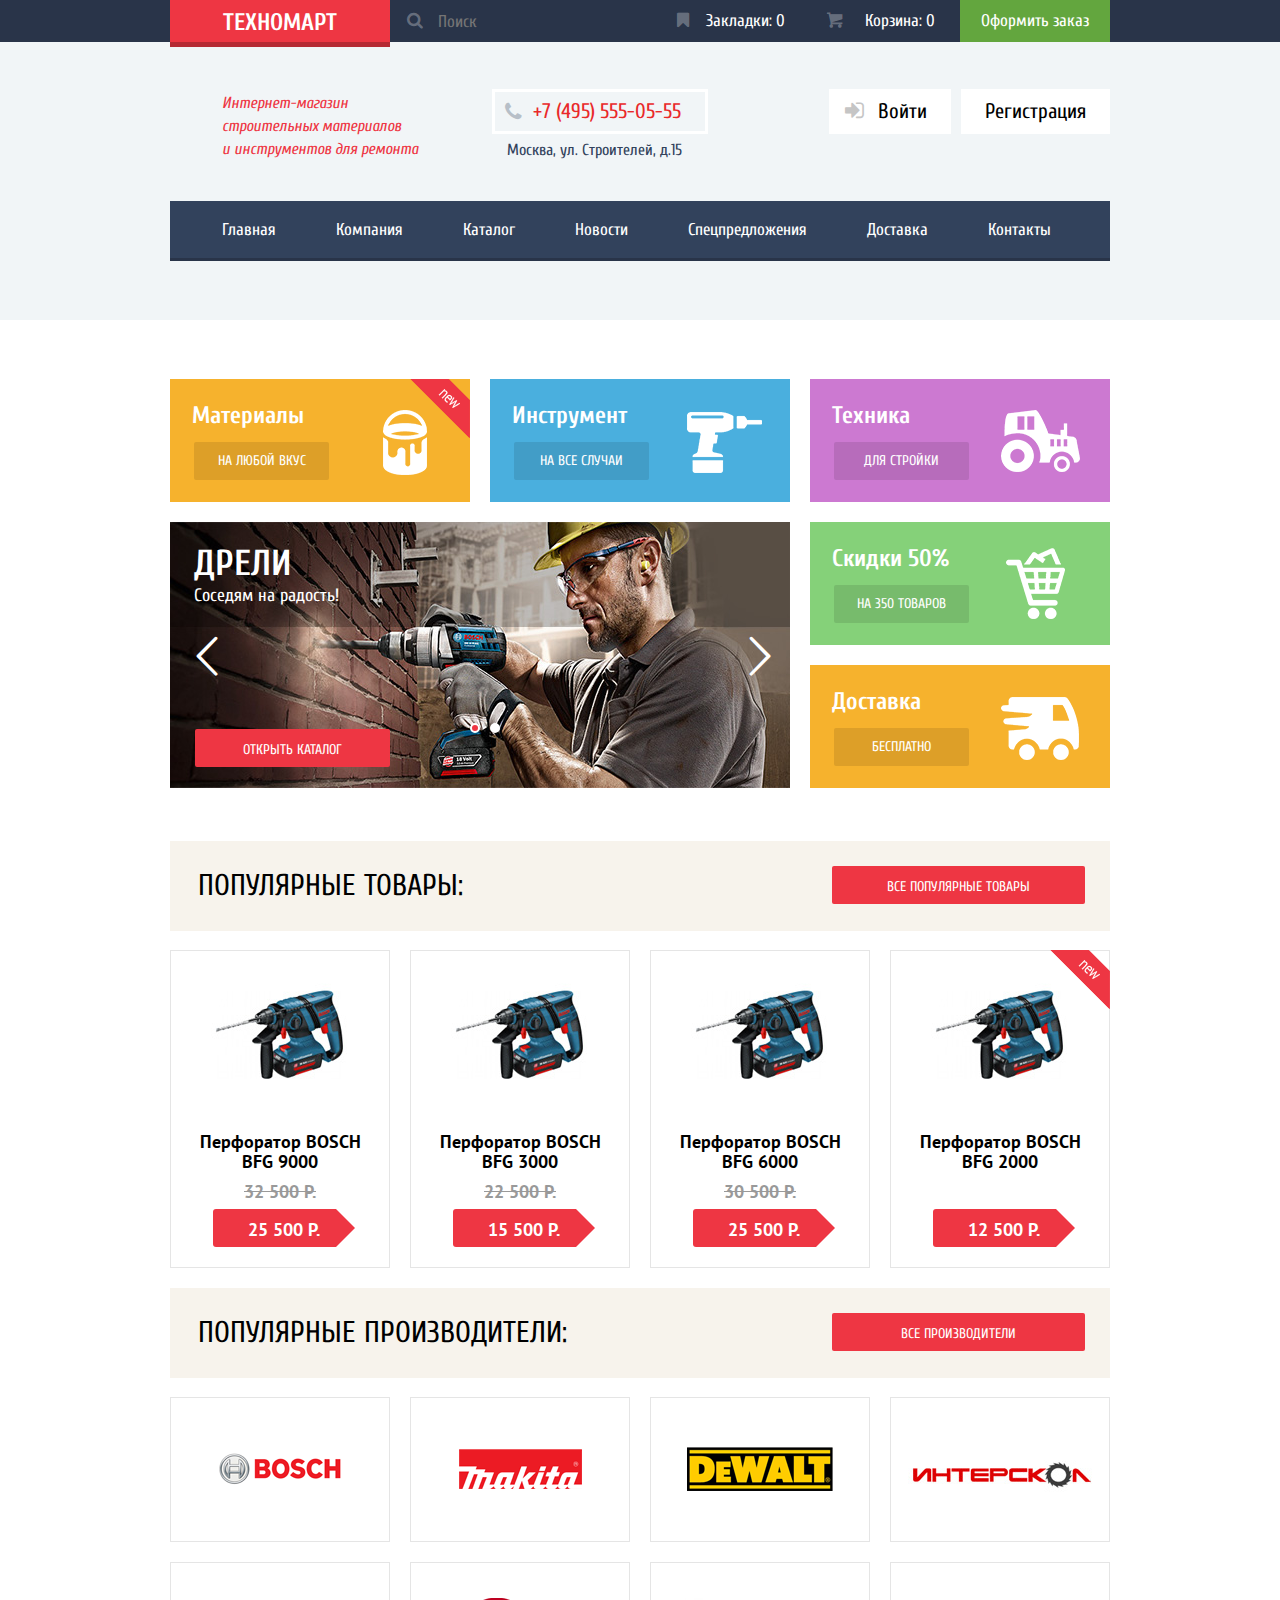
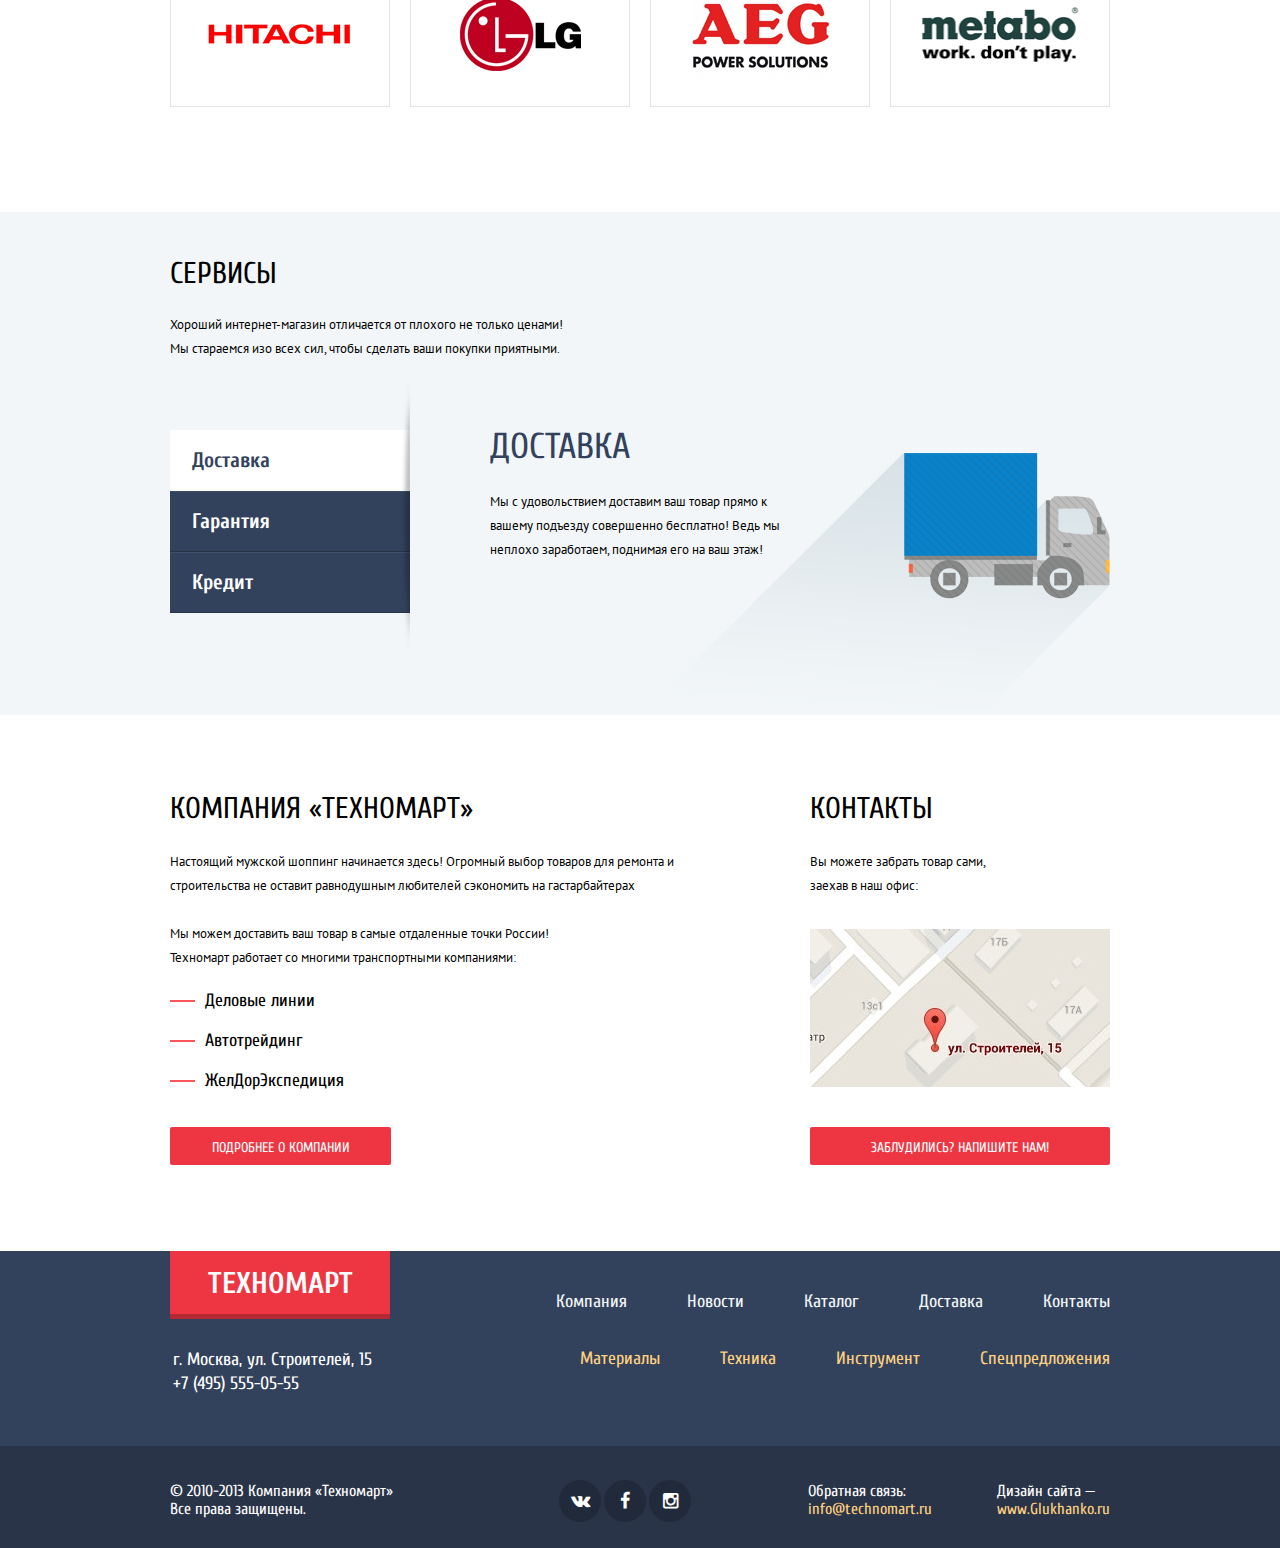
<file: index.html>
<!DOCTYPE html>
<html>
    <head>
        <meta charset="utf-8">
        <title>Техномарт</title>
        <link href='http://fonts.googleapis.com/css?family=PT+Sans:400,700&subset=latin,cyrillic-ext,cyrillic' rel='stylesheet' type='text/css'>
        <link href='http://fonts.googleapis.com/css?family=Cuprum:400,700&subset=cyrillic,latin' rel='stylesheet' type='text/css'>
        <link rel="stylesheet" href="css/style.css">
    </head>
    <body>
        <header class="main-header">
            <div class="header-top">
                <div class="container clearfix">
                    <div class="header-logo">
                        <a href="index.html">Техномарт</a>
                    </div>
                    <form class="header-search" action="/search" method="get">
                        <input class="header-search-text" type="text" name="q" placeholder="Поиск">
                        <!-- search не поддается стилизации в Safari -->
                        <i class="icon-search"></i>
                        <input type="submit">
                    </form>
                    <a href="#" class="header-wishlist">Закладки: 0</a>
                    <a href="#" class="header-cart">Корзина: 0</a>
                    <a href="#" class="header-checkout">Оформить заказ</a>
                </div>
            </div>
            <div class="header-info">
                <div class="container clearfix">
                    <div class="description-block">
                        Интернет-магазин<br>
                        строительных материалов<br>
                        и инструментов для ремонта
                    </div>
                    <div class="address-block">
                        <div class="phone">+7 (495) 555-05-55</div>
                        <div class="address">Москва, ул. Строителей, д.15</div>
                    </div>
                    <div class="user-block">
                        <a href="#" class="btn btn-login">Войти</a>
                        <a href="#" class="btn btn-register">Регистрация</a>
                    </div>
                </div>
            </div>
            <div class="container clearfix">
                <nav class="main-menu">
                    <ul>
                        <li><a href="index.html">Главная</a></li>
                        <li><a href="#">Компания</a></li>
                        <li><a href="catalog.html">Каталог</a></li>
                        <li><a href="#">Новости</a></li>
                        <li><a href="#">Спецпредложения</a></li>
                        <li><a href="#">Доставка</a></li>
                        <li><a href="#">Контакты</a></li>
                    </ul>
                </nav>
            </div>
        </header>
        <main class="index-content">
            <section class="promo-blocks">
                <div class="container clearfix">
                    <div class="promo-block promo-block-materials new">
                        <div class="flag flag-new">New</div>
                        <div class="promo-block-heading">
                            Материалы
                        </div>
                        <a class="btn promo-block-btn" href="#">
                            На любой вкус
                        </a>
                    </div>
                    <div class="promo-block promo-block-instrument new">
                        <div class="promo-block-heading">
                            Инструмент
                        </div>
                        <a class="btn promo-block-btn" href="#">
                            На все случаи
                        </a>
                    </div>
                    <div class="promo-block promo-block-tech">
                        <div class="promo-block-heading">
                            Техника
                        </div>
                        <a class="btn promo-block-btn" href="#">
                            Для стройки
                        </a>
                    </div>
                    <div class="promo-slider">
                        <a class="slider-control slider-control-prev"></a>
                        <a class="slider-control slider-control-next"></a>

                        <input type="radio" id="tgl-1" class="tgl-1" name="sld-toggle" checked>
                        <input type="radio" id="tgl-2" class="tgl-2" name="sld-toggle">
                        <div class="slider-toggles">
                            <!-- <div class="slider-toggle active"></div>
                            <div class="slider-toggle"></div> -->
                            <label for="tgl-1" class="slider-toggle"></label>
                            <label for="tgl-2" class="slider-toggle"></label>
                        </div>
                        <div class="promo-slider-wrapper">
                            <div class="promo-slider-item">
                                <img src="img/img-slider-1.jpg" height="266" width="620" alt="Чувак с дрелью">
                                <div class="promo-slider-caption">
                                    <div class="promo-heading">Дрели</div>
                                    <div class="promo-description">Соседям на радость!</div>
                                </div>
                            </div>
                            <div class="promo-slider-item">
                                <img src="img/img-slider-2.jpg" height="266" width="620" alt="Чувак с перфоратором">
                                <div class="promo-slider-caption">
                                    <div class="promo-heading">Перфораторы</div>
                                    <div class="promo-description">Настоящие мужские игрушки</div>
                                </div>
                            </div>
                        </div>
                        <!-- Controls -->
                        <a href="#" class="btn btn-nav">Открыть каталог</a>
                        
                    </div>
                    <div class="promo-block promo-block-sales">
                        <div class="promo-block-heading">
                            Скидки 50%
                        </div>
                        <a class="btn promo-block-btn" href="#">
                            На 350 товаров
                        </a>
                    </div>
                    <div class="promo-block promo-block-delivery">
                        <div class="promo-block-heading">
                            Доставка
                        </div>
                        <a class="btn promo-block-btn" href="#">
                            Бесплатно
                        </a>
                    </div>
                </div>
            </section>
            <section class="popular-section">
                <div class="container clearfix">
                    <div class="popular-section-heading">
                        <h2 class="popular-section-name">Популярные товары:</h2>
                        <a href="#" class="btn btn-nav">Все популярные товары</a>
                    </div>
                    <div class="popular-section-box">
                        <div class="catalog-item">
                            <div class="catalog-item-actions">
                                <a href="#" class="btn-buy js-addtocart">Купить</a>
                                <a href="#" class="bookmark">В закладки</a>
                            </div>
                            <div class="catalog-item-image">
                                <img width="218" height="168" src="img/img-catalog-item-1.jpg" alt="Перфоратор">
                            </div>
                            <div class="catalog-item-title">Перфоратор BOSCH BFG 9000</div>
                            <div class="catalog-item-discount">32 500 р.</div>
                            <div class="catalog-item-price">25 500 р.</div>
                        </div>
                        <div class="catalog-item">
                            <div class="catalog-item-actions">
                                <a href="#" class="btn-buy js-addtocart">Купить</a>
                                <a href="#" class="bookmark">В закладки</a>
                            </div>
                            <div class="catalog-item-image">
                                <img width="218" height="168" src="img/img-catalog-item-1.jpg" alt="Перфоратор">
                            </div>
                            <div class="catalog-item-title">Перфоратор BOSCH BFG 3000</div>
                            <div class="catalog-item-discount">22 500 р.</div>
                            <div class="catalog-item-price">15 500 р.</div>
                        </div>
                        <div class="catalog-item">
                            <div class="catalog-item-actions">
                                <a href="#" class="btn-buy js-addtocart">Купить</a>
                                <a href="#" class="bookmark">В закладки</a>
                            </div>
                            <div class="catalog-item-image">
                                <img width="218" height="168" src="img/img-catalog-item-1.jpg" alt="Перфоратор">
                            </div>
                            <div class="catalog-item-title">Перфоратор BOSCH BFG 6000</div>
                            <div class="catalog-item-discount">30 500 р.</div>
                            <div class="catalog-item-price">25 500 р.</div>
                        </div>
                        <div class="catalog-item">
                            <div class="flag flag-new">новинка</div>
                            <div class="catalog-item-actions">
                                <a href="#" class="btn-buy js-addtocart">Купить</a>
                                <a href="#" class="bookmark">В закладки</a>
                            </div>
                            <div class="catalog-item-image">
                                <img width="218" height="168" src="img/img-catalog-item-1.jpg" alt="Перфоратор">
                            </div>
                            <div class="catalog-item-title">Перфоратор BOSCH BFG 2000</div>
                            <div class="catalog-item-discount"></div>
                            <div class="catalog-item-price">12 500 р.</div>
                        </div>
                    </div>            
                </div>
            </section>
            <section class="popular-section">
                <div class="container clearfix">
                    <div class="popular-section-heading">
                        <h2 class="popular-section-name">Популярные производители:</h2>
                        <a href="#" class="btn btn-nav">Все производители</a>
                    </div>
                    <div class="popular-section-box">
                        <a class="popular-item-manufacturer" href="#">
                            <img src="img/img-man-bosch.png" width="126" height="37" alt="Bosch">
                        </a>
                        <a class="popular-item-manufacturer" href="#">
                            <img src="img/img-man-makita.png" width="123" height="40" alt="Makita">
                        </a>
                        <a class="popular-item-manufacturer" href="#">
                            <img src="img/img-man-dewalt.png" width="146" height="44" alt="DeWalt">
                        </a>
                        <a class="popular-item-manufacturer" href="#">
                            <img src="img/img-man-interskol.png" width="200" height="88" alt="Интерскол">
                        </a>
                        <a class="popular-item-manufacturer" href="#">
                            <img src="img/img-man-hitachi.png" width="169" height="31" alt="Hitachi">
                        </a>
                        <a class="popular-item-manufacturer" href="#">
                            <img src="img/img-man-lg.png" width="121" height="73" alt="LG">
                        </a>
                        <a class="popular-item-manufacturer" href="#">
                            <img src="img/img-man-aeg.png" width="151" height="96" alt="AEG Power Solutions">
                        </a>
                        <a class="popular-item-manufacturer" href="#">
                            <img src="img/img-man-metabo.png" width="206" height="69" alt="Metabo">
                        </a>
                    </div>
                </div>
            </section>
        </main>

        <section class="index-services">
            <div class="container clearfix">
                <h2>Сервисы</h2>
                Хороший интернет-магазин отличается от плохого не только ценами!<br>
                Мы стараемся изо всех сил, чтобы сделать ваши покупки приятными.
                <div class="index-services-all">
                    <div class="index-services-list" >
                        <ul>
                            <li><a class="active" href="#tabs-1">Доставка</a></li>
                            <li><a href="#tabs-2">Гарантия</a></li>
                            <li><a href="#tabs-3">Кредит</a></li>
                        </ul>
                    </div>
                    <div class="service-details service-details-delivery active" id="tabs-1"> <!-- фоновый рисунок меняется -->
                        <h3>Доставка</h3>
                        <p>Мы с удовольствием доставим ваш товар прямо
                        к вашему подъезду совершенно бесплатно!
                        Ведь мы неплохо заработаем, 
                        поднимая его на ваш этаж!</p>
                    </div>
                    <div class="service-details service-details-guarantee" id="tabs-2">
                        <h3>Гарантия</h3>
                        <p>Если купленный у нас товар поломается или заискрит, 
                        а также в случае пожара, спровоцированного возгаранием,
                        вы всегда можете быть уверены в нашей гарантии. Мы обменяем
                        сгоревший товар на новый. 
                        Дом уж восстановите как-нибудь сами.</p>
                    </div>
                    <div class="service-details service-details-credit" id="tabs-3">
                        <h3>Кредит</h3>
                        <p>Залезть в долговую яму стало проще!
                        Кредитные консультанты придут вам на помощь.</p>
                        <a class="btn btn-nav">Отправить заявку</a>
                    </div> 
                </div>
            </div>
        </section>
        <section class="company-info">
            <div class="container clearfix">
                <div class="company-info-description">
                    <h2 class="company-info-heading">Компания &laquo;Техномарт&raquo;</h2>
                    <p>Настоящий мужской шоппинг начинается здесь! Огромный выбор товаров для ремонта и<br>
                    строительства не оставит равнодушным любителей сэкономить на гастарбайтерах</p>
                    <p>Мы можем доставить ваш товар в самые отдаленные точки России!<br>
                    Техномарт работает со многими транспортными компаниями:</p>
                    <ul class="transport-companies">
                        <li>Деловые линии</li>
                        <li>Автотрейдинг</li>
                        <li>ЖелДорЭкспедиция</li>
                    </ul>
                    <a href="#" class="btn btn-nav">Подробнее о компании</a>
                </div>
                <div class="company-info-contacts">
                    <h2 class="company-info-heading">Контакты</h2>
                    <p>Вы можете забрать товар сами, <br>
                    заехав в наш офис: </p>
                    <a  class="js-map" href="http://maps.yandex.ru/?um=2O8fyGWRnwKik9E9me6oO64FuQoRZIDW&l=map" target="_blank">
                        <img src="img/img-map.jpg" width="300" height="158" alt="Схема проезда">
                    </a>
                    <!-- Карта в модальном окне работает только при разработке на сервере! -->
                    <a href="/mail" class="btn btn-nav js-email">Заблудились? Напишите нам!</a>
                </div>
            </div>
        </section>
        <footer class="nav-footer">
            <div class="container clearfix">
                <div class="nav-footer-about" itemscope itemtype="http://schema.org/Organization">
                    <div itemprop="name" class="footer-logo">
                        <a href="index.html">Техномарт</a>
                    </div>
                    <div class="footer-contacts">
                        <div itemprop="address" itemscope itemtype="http://schema.org/PostalAddress">
                            <span itemprop="addressLocality">г. Москва</span>, 
                            <span itemprop="streetAddress">ул. Строителей, 15</span>
                        </div>
                        <span itemprop="telephone">+7 (495) 555-05-55</span>
                    </div>
                </div>
                <div class="nav-footer-menu nav-footer-menu-general">
                    <ul>
                        <li><a href="#">Компания</a></li>
                        <li><a href="#">Новости</a></li>
                        <li><a href="#">Каталог</a></li>
                        <li><a href="#">Доставка</a></li>
                        <li><a href="#">Контакты</a></li>
                    </ul>
                </div>
                <div class="nav-footer-menu nav-footer-menu-content">
                    <ul>
                        <li><a href="#">Материалы</a></li>
                        <li><a href="#">Техника</a></li>
                        <li><a href="#">Инструмент</a></li>
                        <li><a href="#">Спецпредложения</a></li>
                    </ul>
                </div>
            </div>
        </footer>
        <footer class="main-footer">
            <div class="container clearfix">
                <div class="footer-copyright">
                    &copy; 2010-2013 Компания &laquo;Техномарт&raquo;<br>
                    Все права защищены.
                </div>
                <div class="footer-social">
                    <a href="#" class="social-btn social-btn-inst"><i class="icon-vk"></i></a>
                    <a href="#" class="social-btn social-btn-fb"><i class="icon-facebook"></i></a>
                    <a href="#" class="social-btn social-btn-vk"><i class="icon-instagramm"></i></a>
                </div>
                <div class="footer-block-link">
                    Дизайн сайта &mdash; <br>
                    <a href="http://www.glukhanko.ru" target="_blank">www.Glukhanko.ru</a>
                </div>
                <div class="footer-block-link">
                    Обратная связь:<br>
                    <a href="mailto:info@technomart.ru">info@technomart.ru</a>
                </div>
            </div>
        </footer>
        <div class="modal-content modal-content-email">
            <div class="modal-content-close" title="Закрыть">Закрыть</div>
            <div class="modal-container">
                <form class="email-form" action="/email" method="post">
                    <label for="ef-name">Ваше имя:
                        <input type="text" placeholder="Представьтесь, пожалуйста" id="ef-name" name="name">
                    </label>
                    <label for="ef-email">Ваш e-mail:
                        <input type="email" placeholder="Для отправки ответа" id="ef-email" name="email">
                    </label>
                    <label for="ef-text">Текст письма:
                        <textarea placeholder="В свободной форме" id="ef-text" name="text"></textarea>
                    </label>
                    <div class="modal-buttons">
                        <button class="btn btn-modal btn-modal-submit" type="submit">Отправить</button>
                        <button class="btn btn-modal btn-modal-cancel">Отмена</button>
                    </div>
                </form>
            </div>
        </div>
        <div class="modal-content modal-content-addtocart">
            <div class="modal-content-close" title="Закрыть">Закрыть</div>
            <div class="modal-container">
                <div class="modal-heading modal-heading-ok">
                    Товар добавлен в корзину!
                </div>
                <div class="modal-buttons">
                    <a href="#" class="btn btn-modal btn-modal-submit">Оформить заказ</a>
                    <a href="#" class="btn btn-modal btn-modal-cancel">Продолжить покупки</a>
                </div>
            </div>
        </div>
        <div class="modal-content modal-content-map">
            <div class="modal-content-close" title="Закрыть">Закрыть</div>
            <div class="modal-container">
                <div class="modal-map" id="map-canvas">
                </div>
            </div>
        </div>
        <script type="text/javascript" charset="utf-8" src="//api-maps.yandex.ru/services/constructor/1.0/js/?sid=efRlDTz8iLdRN8B76v1R4D8xAJc1I_Q7&width=940&height=446&id=map-canvas"></script>
        <script src="js/script.min.js"></script>
    </body>
</html>
</file>
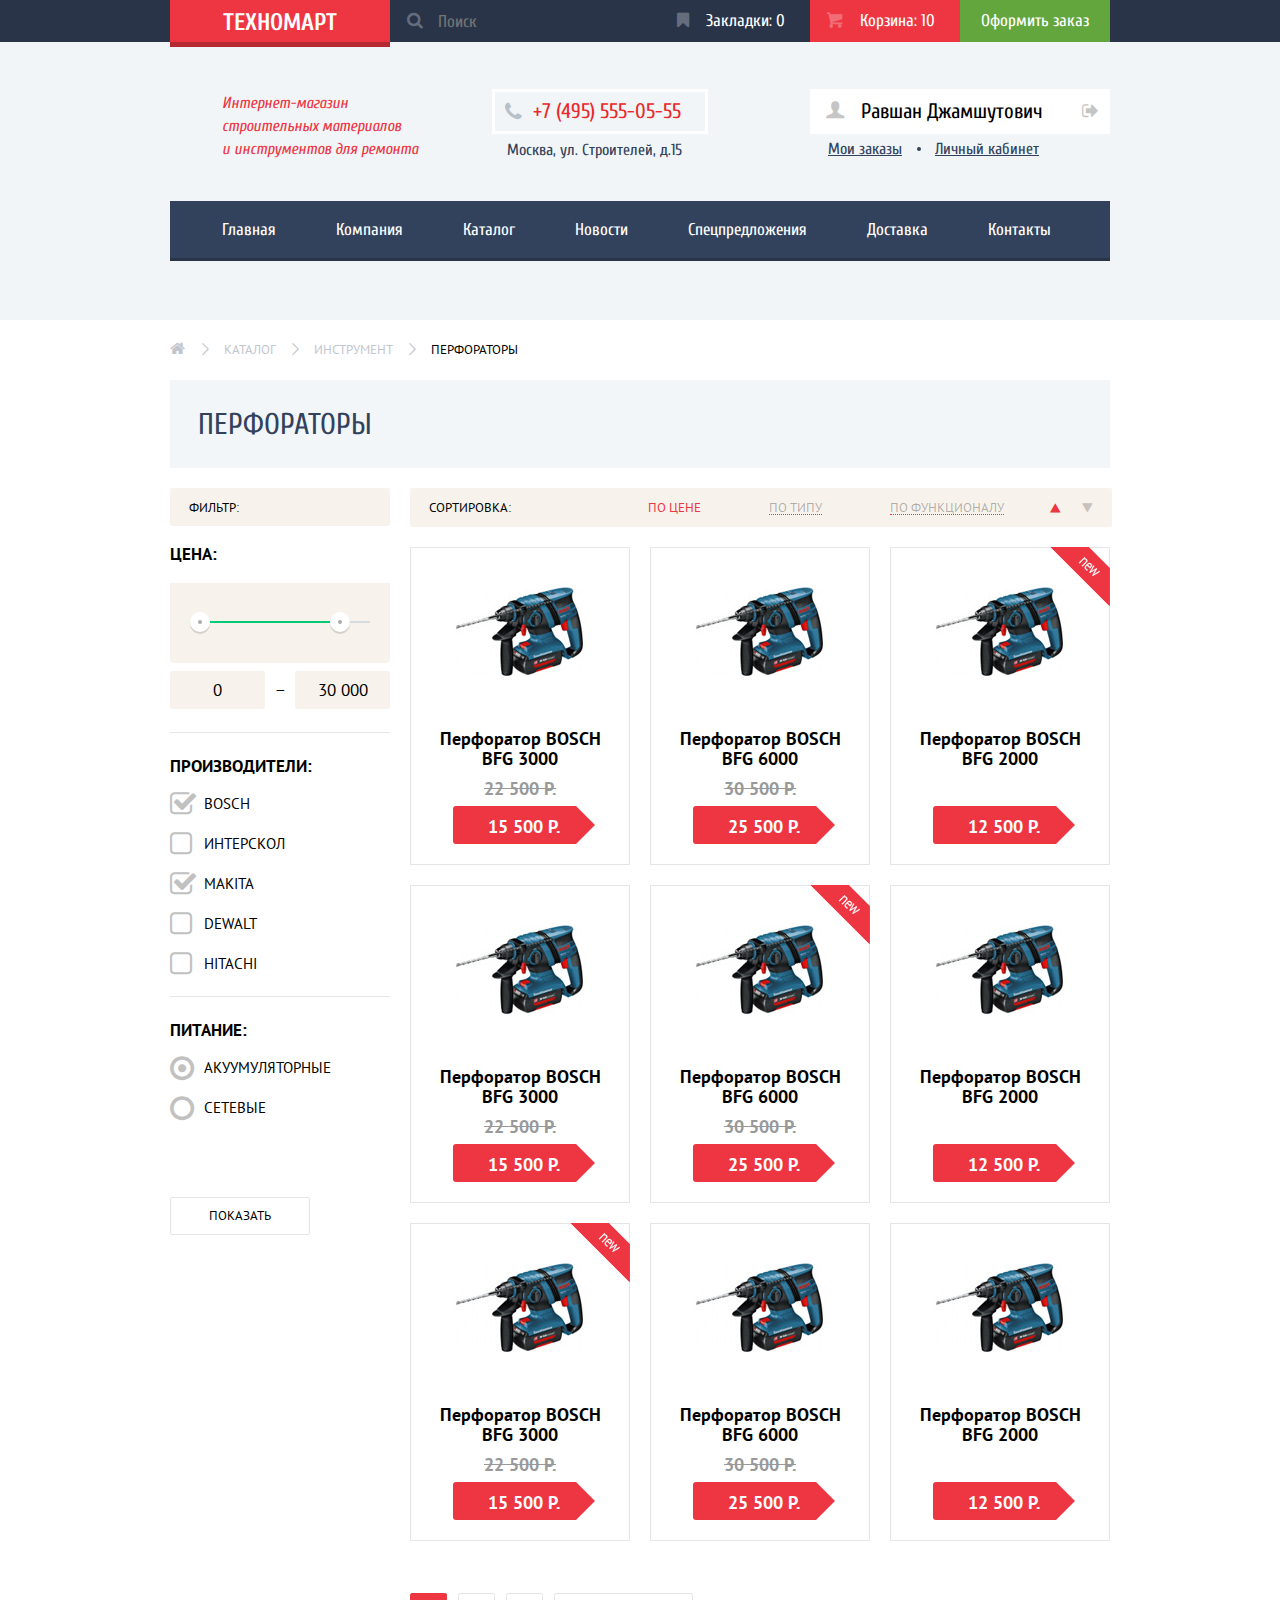
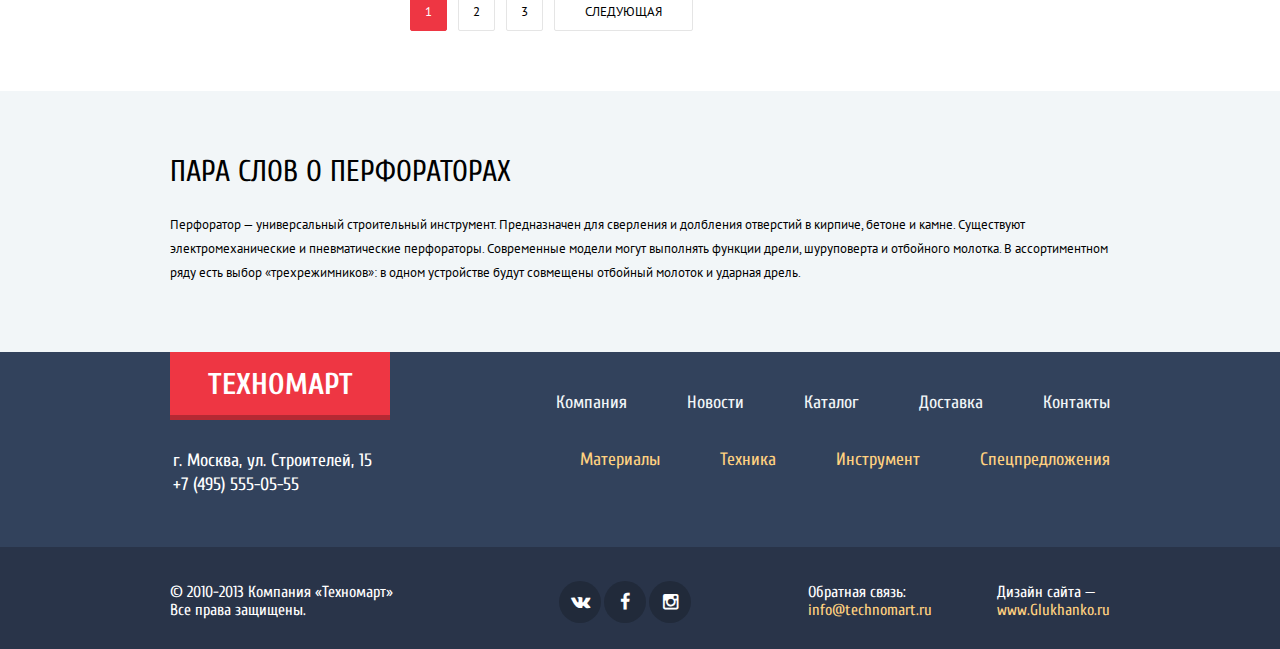
<file: catalog.html>
<!DOCTYPE html>
<html>
    <head>
        <meta charset="utf-8">
        <title>Техномарт</title>
        <link href='http://fonts.googleapis.com/css?family=PT+Sans:400,700&subset=latin,cyrillic-ext,cyrillic' rel='stylesheet' type='text/css'>
        <link href='http://fonts.googleapis.com/css?family=Cuprum:400,700&subset=cyrillic,latin' rel='stylesheet' type='text/css'>
        <link rel="stylesheet" href="css/style.css">
    </head>
    <body>
        <header class="main-header">
            <div class="header-top">
                <div class="container clearfix">
                    <div class="header-logo">
                        <a href="index.html">Техномарт</a>
                    </div>
                    <form class="header-search" action="/search" method="get">
                        <input class="header-search-text" type="text" name="q" placeholder="Поиск">
                        <!-- search не поддается стилизации в Safari -->
                        <i class="icon-search"></i>
                        <input type="submit">
                    </form>
                    <a href="#" class="header-wishlist">Закладки: 0</a>
                    <a href="#" class="header-cart header-cart-active">Корзина: 10</a>
                    <a href="#" class="header-checkout">Оформить заказ</a>
                </div>
            </div>
            <div class="header-info">
                <div class="container clearfix">
                    <div class="description-block">
                        Интернет-магазин<br>
                        строительных материалов<br>
                        и инструментов для ремонта
                    </div>
                    <div class="address-block">
                        <div class="phone">+7 (495) 555-05-55</div>
                        <div class="address">Москва, ул. Строителей, д.15</div>
                    </div>
                    <div class="user-block">
                        <div class="btn btn-profile">
                            <a class="link-profile" href="#">Равшан Джамшутович</a>
                            <a class="link-logout" href="#"></a>
                        </div>
                        <ul class="user-links">
                                <li><a href="#">Мои заказы</a></li>
                                <li><a href="#">Личный кабинет</a></li>
                        </ul>
                    </div>
                </div>
            </div>
            <div class="container clearfix">
                <nav class="main-menu">
                    <ul>
                        <li><a href="index.html">Главная</a></li>
                        <li><a href="#">Компания</a></li>
                        <li><a href="catalog.html">Каталог</a></li>
                        <li><a href="#">Новости</a></li>
                        <li><a href="#">Спецпредложения</a></li>
                        <li><a href="#">Доставка</a></li>
                        <li><a href="#">Контакты</a></li>
                    </ul>
                </nav>
            </div>
        </header>
        <main class="inner-content">
            <div class="container clearfix">
                <div class="breadcrumbs">
                    <ul xmlns:v="http://rdf.data-vocabulary.org/#">
                        <li typeof="v:Breadcrumb">
                            <a href="index.html" rel="v:url" property="v:title" class="main-breadcrumb">Главная</a>
                        </li>
                        <li typeof="v:Breadcrumb">
                            <a href="#" rel="v:url" property="v:title">Каталог</a>
                        </li>
                        <li typeof="v:Breadcrumb">
                            <a href="#" rel="v:url" property="v:title">Инструмент</a>
                        </li>
                        <li>
                            <span>Перфораторы</span>
                        </li>
                    </ul>
                </div>
            </div>
            <section class="catalog-products">
                <div class="container clearfix">
                    <h1 class="catalog-products-heading">Перфораторы</h1>
                    <div class="catalog-filter">
                        <div class="heading-filter clearfix">
                            <div class="heading-filter-title">Фильтр:</div>
                        </div>
                        <form action="catalog.html" method="post">
                            <div class="filter-block">
                                <div class="filter-block-heading">Цена:</div>
                                    <div class="range-filter">
                                        <div class="range-controls">
                                            <div class="scale">
                                                <div style="width:160px;" class="bar"></div>
                                            </div>
                                            <div class="toggle min-toggle"></div>
                                            <div class="toggle max-toggle"></div>
                                        </div>
                                        <div class="price-controls clearfix">
                                            <input class="price-controls-min" type="text" name="min-price" value="0">
                                            &mdash;
                                            <input class="price-controls-max" type="text" name="max-price" value="30 000">
                                        </div>
                                    </div>
                            </div>
                            <div class="filter-block">
                                <div class="filter-block-heading">Производители:</div>
                                <input type="checkbox" id="man-1" name="manufacturer" value="1" checked>
                                <label for="man-1">
                                    Bosch
                                </label>
                                <input type="checkbox" id="man-2" name="manufacturer" value="2">
                                <label for="man-2">
                                    Интерскол
                                </label>
                                <input type="checkbox" id="man-3" name="manufacturer" value="3" checked>
                                <label for="man-3">
                                    Makita
                                </label>
                                <input type="checkbox" id="man-4" name="manufacturer" value="4">
                                <label for="man-4">
                                    Dewalt
                                </label>
                                <input type="checkbox" id="man-5" name="manufacturer" value="5">
                                <label for="man-5">
                                    Hitachi
                                </label>
                            </div>
                            <div class="filter-block">
                                <div class="filter-block-heading">Питание:</div>
                                <input type="radio" id="power-1" name="product-power" value="1" checked>
                                <label for="power-1">
                                    Акуумуляторные
                                </label>
                                <input type="radio" id="power-2" name="product-power" value="2">
                                <label for="power-2">
                                    Сетевые
                                </label>
                            </div>
                            <button class="btn btn-filter" type="submit">Показать</button>
                        </form>
                    </div>
                    <div class="catalog-items">
                        <div class="heading-filter clearfix heading-filter-sort">
                            <div class="heading-filter-title">Сортировка:</div>
                            <a href="#" class="heading-filter-sort-link active">По цене</a>
                            <a href="#" class="heading-filter-sort-link">По типу</a>
                            <a href="#" class="heading-filter-sort-link">По функционалу</a>
                            <a href="#" class="heading-filter-sort-up active">Вверх</a>
                            <a href="#" class="heading-filter-sort-down">Вниз</a>
                        </div>
                        <div class="catalog-item">
                            <div class="catalog-item-actions">
                                <a href="#" class="btn-buy js-addtocart">Купить</a>
                                <a href="#" class="bookmark">В закладки</a>
                            </div>
                            <div class="catalog-item-image">
                                <img width="218" height="168" src="img/img-catalog-item-1.jpg" alt="Перфоратор">
                            </div>
                            <div class="catalog-item-title">Перфоратор BOSCH BFG 3000</div>
                            <div class="catalog-item-discount">22 500 р.</div>
                            <div class="catalog-item-price">15 500 р.</div>
                        </div>
                        <div class="catalog-item">
                            <div class="catalog-item-actions">
                                <a href="#" class="btn-buy js-addtocart">Купить</a>
                                <a href="#" class="bookmark">В закладки</a>
                            </div>
                            <div class="catalog-item-image">
                                <img width="218" height="168" src="img/img-catalog-item-1.jpg" alt="Перфоратор">
                            </div>
                            <div class="catalog-item-title">Перфоратор BOSCH BFG 6000</div>
                            <div class="catalog-item-discount">30 500 р.</div>
                            <div class="catalog-item-price">25 500 р.</div>
                        </div>
                        <div class="catalog-item">
                            <div class="flag flag-new">новинка</div>
                            <div class="catalog-item-actions">
                                <a href="#" class="btn-buy js-addtocart">Купить</a>
                                <a href="#" class="bookmark">В закладки</a>
                            </div>
                            <div class="catalog-item-image">
                                <img width="218" height="168" src="img/img-catalog-item-1.jpg" alt="Перфоратор">
                            </div>
                            <div class="catalog-item-title">Перфоратор BOSCH BFG 2000</div>
                            <div class="catalog-item-discount"></div>
                            <div class="catalog-item-price">12 500 р.</div>
                        </div>
                        <div class="catalog-item">
                            <div class="catalog-item-actions">
                                <a href="#" class="btn-buy js-addtocart">Купить</a>
                                <a href="#" class="bookmark">В закладки</a>
                            </div>
                            <div class="catalog-item-image">
                                <img width="218" height="168" src="img/img-catalog-item-1.jpg" alt="Перфоратор">
                            </div>
                            <div class="catalog-item-title">Перфоратор BOSCH BFG 3000</div>
                            <div class="catalog-item-discount">22 500 р.</div>
                            <div class="catalog-item-price">15 500 р.</div>
                        </div>
                        <div class="catalog-item">
                            <div class="flag flag-new">новинка</div>
                            <div class="catalog-item-actions">
                                <a href="#" class="btn-buy js-addtocart">Купить</a>
                                <a href="#" class="bookmark">В закладки</a>
                            </div>
                            <div class="catalog-item-image">
                                <img width="218" height="168" src="img/img-catalog-item-1.jpg" alt="Перфоратор">
                            </div>
                            <div class="catalog-item-title">Перфоратор BOSCH BFG 6000</div>
                            <div class="catalog-item-discount">30 500 р.</div>
                            <div class="catalog-item-price">25 500 р.</div>
                        </div>
                        <div class="catalog-item">
                            <div class="catalog-item-actions">
                                <a href="#" class="btn-buy js-addtocart">Купить</a>
                                <a href="#" class="bookmark">В закладки</a>
                            </div>
                            <div class="catalog-item-image">
                                <img width="218" height="168" src="img/img-catalog-item-1.jpg" alt="Перфоратор">
                            </div>
                            <div class="catalog-item-title">Перфоратор BOSCH BFG 2000</div>
                            <div class="catalog-item-discount"></div>
                            <div class="catalog-item-price">12 500 р.</div>
                        </div>
                        <div class="catalog-item">
                            <div class="flag flag-new">новинка</div>
                            <div class="catalog-item-actions">
                                <a href="#" class="btn-buy js-addtocart">Купить</a>
                                <a href="#" class="bookmark">В закладки</a>
                            </div>
                            <div class="catalog-item-image">
                                <img width="218" height="168" src="img/img-catalog-item-1.jpg" alt="Перфоратор">
                            </div>
                            <div class="catalog-item-title">Перфоратор BOSCH BFG 3000</div>
                            <div class="catalog-item-discount">22 500 р.</div>
                            <div class="catalog-item-price">15 500 р.</div>
                        </div>
                        <div class="catalog-item">
                            <div class="catalog-item-actions">
                                <a href="#" class="btn-buy js-addtocart">Купить</a>
                                <a href="#" class="bookmark">В закладки</a>
                            </div>
                            <div class="catalog-item-image">
                                <img width="218" height="168" src="img/img-catalog-item-1.jpg" alt="Перфоратор">
                            </div>
                            <div class="catalog-item-title">Перфоратор BOSCH BFG 6000</div>
                            <div class="catalog-item-discount">30 500 р.</div>
                            <div class="catalog-item-price">25 500 р.</div>
                        </div>
                        <div class="catalog-item">
                            <div class="catalog-item-actions">
                                <a href="#" class="btn-buy js-addtocart">Купить</a>
                                <a href="#" class="bookmark">В закладки</a>
                            </div>
                            <div class="catalog-item-image">
                                <img width="218" height="168" src="img/img-catalog-item-1.jpg" alt="Перфоратор">
                            </div>
                            <div class="catalog-item-title">Перфоратор BOSCH BFG 2000</div>
                            <div class="catalog-item-discount"></div>
                            <div class="catalog-item-price">12 500 р.</div>
                        </div>
                        <ul class="catalog-pagination">
                            <li class="active"><span>1</span></li>
                            <li><a href="#">2</a></li>
                            <li><a href="#">3</a></li>
                            <li><a class="next" href="#">Следующая</a></li>
                        </ul>
                    </div>
                </div>
            </section>
            <section class="description-catalog-page">
                <div class="container clearfix">
                    <h2 class="description-catalog-page-heading">Пара слов о перфораторах</h2>
                    <p>
                        Перфоратор &mdash; универсальный строительный инструмент. 
                        Предназначен для сверления и долбления отверстий в кирпиче, бетоне и камне. 
                        Существуют электромеханические и пневматические перфораторы. 
                        Современные модели могут выполнять функции дрели, шуруповерта и отбойного молотка. 
                        В ассортиментном ряду есть выбор &laquo;трехрежимников&raquo;: 
                        в одном устройстве будут совмещены отбойный молоток и ударная дрель.
                    </p>
                </div>
            </section>
        </main>
        <footer class="nav-footer">
            <div class="container clearfix">
                <div class="nav-footer-about" itemscope itemtype="http://schema.org/Organization">
                    <div itemprop="name" class="footer-logo">
                        <a href="index.html">Техномарт</a>
                    </div>
                    <div class="footer-contacts">
                        <div itemprop="address" itemscope itemtype="http://schema.org/PostalAddress">
                            <span itemprop="addressLocality">г. Москва</span>, 
                            <span itemprop="streetAddress">ул. Строителей, 15</span>
                        </div>
                        <span itemprop="telephone">+7 (495) 555-05-55</span>
                    </div>
                </div>
                <div class="nav-footer-menu nav-footer-menu-general">
                    <ul>
                        <li><a href="#">Компания</a></li>
                        <li><a href="#">Новости</a></li>
                        <li><a href="#">Каталог</a></li>
                        <li><a href="#">Доставка</a></li>
                        <li><a href="#">Контакты</a></li>
                    </ul>
                </div>
                <div class="nav-footer-menu nav-footer-menu-content">
                    <ul>
                        <li><a href="#">Материалы</a></li>
                        <li><a href="#">Техника</a></li>
                        <li><a href="#">Инструмент</a></li>
                        <li><a href="#">Спецпредложения</a></li>
                    </ul>
                </div>
            </div>
        </footer>
        <footer class="main-footer">
            <div class="container clearfix">
                <div class="footer-copyright">
                    &copy; 2010-2013 Компания &laquo;Техномарт&raquo;<br>
                    Все права защищены.
                </div>
                <div class="footer-social">
                    <a href="#" class="social-btn social-btn-inst"><i class="icon-vk"></i></a>
                    <a href="#" class="social-btn social-btn-fb"><i class="icon-facebook"></i></a>
                    <a href="#" class="social-btn social-btn-vk"><i class="icon-instagramm"></i></a>
                </div>
                <div class="footer-block-link">
                    Дизайн сайта &mdash; <br>
                    <a href="http://www.glukhanko.ru" target="_blank">www.Glukhanko.ru</a>
                </div>
                <div class="footer-block-link">
                    Обратная связь:<br>
                    <a href="mailto:info@technomart.ru">info@technomart.ru</a>
                </div>
            </div>
        </footer>
        <div class="modal-content modal-content-addtocart">
            <div class="modal-content-close" title="Закрыть">Закрыть</div>
            <div class="modal-container">
                <div class="modal-heading modal-heading-ok">
                    Товар добавлен в корзину!
                </div>
                <div class="modal-buttons">
                    <a href="#" class="btn btn-modal btn-modal-submit">Оформить заказ</a>
                    <a href="#" class="btn btn-modal btn-modal-cancel">Продолжить покупки</a>
                </div>
            </div>
        </div>
        <script src="js/script.min.js"></script>
    </body>
</html>
</file>
<file: css/style.css>
/*! normalize.css v3.0.2 | MIT License | git.io/normalize */html{font-family:sans-serif;-ms-text-size-adjust:100%;-webkit-text-size-adjust:100%}body{margin:0}article,aside,details,figcaption,figure,footer,header,hgroup,main,menu,nav,section,summary{display:block}audio,canvas,progress,video{display:inline-block;vertical-align:baseline}audio:not([controls]){display:none;height:0}[hidden],template{display:none}a{background-color:transparent}a:active,a:hover{outline:0}abbr[title]{border-bottom:1px dotted}b,strong{font-weight:bold}dfn{font-style:italic}h1{font-size:2em;margin:.67em 0}mark{background:#ff0;color:#000}small{font-size:80%}sub,sup{font-size:75%;line-height:0;position:relative;vertical-align:baseline}sup{top:-0.5em}sub{bottom:-0.25em}img{border:0}svg:not(:root){overflow:hidden}figure{margin:1em 40px}hr{box-sizing:content-box;height:0}pre{overflow:auto}code,kbd,pre,samp{font-family:monospace,monospace;font-size:1em}button,input,optgroup,select,textarea{color:inherit;font:inherit;margin:0}button{overflow:visible}button,select{text-transform:none}button,html input[type="button"],input[type="reset"],input[type="submit"]{-webkit-appearance:button;cursor:pointer}button[disabled],html input[disabled]{cursor:default}button::-moz-focus-inner,input::-moz-focus-inner{border:0;padding:0}input{line-height:normal}input[type="checkbox"],input[type="radio"]{box-sizing:border-box;padding:0}input[type="number"]::-webkit-inner-spin-button,input[type="number"]::-webkit-outer-spin-button{height:auto}input[type="search"]{-webkit-appearance:textfield;box-sizing:content-box}input[type="search"]::-webkit-search-cancel-button,input[type="search"]::-webkit-search-decoration{-webkit-appearance:none}fieldset{border:1px solid #c0c0c0;margin:0 2px;padding:.35em .625em .75em}legend{border:0;padding:0}textarea{overflow:auto}optgroup{font-weight:bold}table{border-collapse:collapse;border-spacing:0}td,th{padding:0}@font-face{font-family:"symbols-technomart";font-weight:normal;font-style:normal;src:url("../fonts/symbols-technomart.eot?22619757");src:url("../fonts/symbols-technomart.eot?22619757#iefix") format("embedded-opentype"),url("../fonts/symbols-technomart.woff?22619757") format("woff"),url("../fonts/symbols-technomart.ttf?22619757") format("truetype"),url("../fonts/symbols-technomart.svg?22619757#symbols-technomart") format("svg")}[class^="icon-"]:before,[class*=" icon-"]:before{font-family:"symbols-technomart";font-weight:normal;font-style:normal;font-variant:normal;display:inline-block;text-align:center;vertical-align:top;text-decoration:inherit;text-transform:none;speak:none}.icon-left:before{content:"\3c"}.icon-right:before{content:"\3e"}.icon-basket:before{content:"\62"}.icon-facebook:before{content:"\66"}.icon-twitter:before{content:"\74"}.icon-vk:before{content:"\76"}.icon-up:before{content:"\2c4"}.icon-down:before{content:"\2c5"}.icon-left-big:before{content:"\2190"}.icon-right-big:before{content:"\2192"}.icon-login:before{content:"\2386"}.icon-logout:before{content:"\241b"}.icon-up-dir:before{content:"\25b2"}.icon-down-dir:before{content:"\25bc"}.icon-circle:before{content:"\25cb"}.icon-circle-dot:before{content:"\25cf"}.icon-star:before{content:"\2605"}.icon-check-off:before{content:"\2610"}.icon-check-on:before{content:"\2611"}.icon-youtube:before{content:"\f39e"}.icon-home:before{content:"🏠"}.icon-user:before{content:"👨"}.icon-phone:before{content:"📞"}.icon-instagramm:before{content:"📷"}.icon-search:before{content:"🔍"}.icon-bookmark:before{content:"🔖"}body{font-family:"PT Sans",sans-serif;font-size:13px;line-height:24px;min-width:960px;margin:0;padding:0;color:black;background-color:white;background-repeat:no-repeat;background-position:center top;background-size:1200px auto}.clearfix:after{display:table;clear:both;content:""}.container{width:940px;margin:0 auto}.btn{font-family:"Cuprum",sans-serif;display:inline-block;padding:12px 33px;text-align:center;vertical-align:top;text-decoration:none}.btn-nav{font-size:14px;line-height:24px;width:187px;padding-top:9px;padding-bottom:5px;text-transform:uppercase;color:white;border-radius:2px;background-color:#ee3643}.btn-nav:hover{background-color:#ca2c37}.btn-nav:active{background-color:#ba2732}.main-header{font-family:"Cuprum",sans-serif;padding-bottom:62px;background-color:#f1f5f7}.header-top{margin:0;padding:0;background-color:#293449}.header-logo{float:left}.header-logo a{font-size:24px;font-weight:bold;line-height:26px;display:inline-block;width:200px;padding:10px;padding-bottom:6px;text-align:center;vertical-align:top;text-decoration:none;text-transform:uppercase;color:white;background-color:#ee3643;box-shadow:0 5px 0 0 #b52933}.header-logo a:hover{background-color:#ca2c37;box-shadow:0 5px 0 0 #9a212a}.header-logo a:active{background-color:#ba2732;box-shadow:0 5px 0 0 #8e1e26}.header-wishlist,.header-cart,.header-checkout{font-size:17px;line-height:18px;display:inline-block;float:left;width:130px;padding:12px 10px;text-align:center;vertical-align:top;text-decoration:none;color:#fff}.header-wishlist,.header-cart{position:relative;width:100px;padding-right:25px;padding-left:25px;text-align:right}.header-wishlist:before,.header-cart:before{font-family:"symbols-technomart";font-weight:normal;font-style:normal;position:absolute;top:12px;left:17px;color:rgba(255,255,255,0.3)}.header-wishlist:hover:before,.header-cart:hover:before{color:white}.header-wishlist:active,.header-cart:active{color:rgba(255,255,255,0.6);background:#161d29}.header-wishlist:active:before,.header-cart:active:before{color:rgba(255,255,255,0.5)}.header-wishlist-active,.header-cart-active{background:#ee3643}.header-wishlist-active:active,.header-cart-active:active{background:#ba2732}.header-wishlist:before{content:"\1f516"}.header-cart:before{content:"\62"}.header-search{position:relative;float:left}.header-search .icon-search{font-size:17px;position:absolute;top:9px;left:17px;color:rgba(255,255,255,0.3)}.header-search-text{font-family:inherit;font-size:17px;line-height:18px;box-sizing:border-box;width:270px;height:42px;margin:0;padding:0;padding-left:46px;color:white;border:0;border-left:2px solid #293449;outline:0;background:#293449}.header-search-text:hover{background:#212a3a}.header-search-text:hover+.icon-search{color:white}.header-search-text:focus{color:black;background:white}.header-search-text:focus+.icon-search{color:#ee3643}.header-search input[type="submit"]{display:none}.header-checkout{background:#63a63e}.header-checkout:hover{background:#5fbb2d}.header-checkout:active{color:rgba(255,255,255,0.51);background:#518534}.header-info{margin-top:47px;margin-bottom:40px}.description-block,.address-block{float:left;width:270px}.description-block{font-size:16px;font-style:italic;line-height:23px;padding-top:3px;padding-left:52px;color:#ee3643}.address-block .phone{font-size:21px;position:relative;width:172px;padding-top:7px;padding-bottom:8px;padding-left:38px;color:#e9292a;border:3px solid white}.address-block .phone:before{font-family:"symbols-technomart";font-weight:normal;font-style:normal;position:absolute;top:8px;left:10px;content:"\1f4de";color:#b7bfc8}.address-block .address{font-size:16px;line-height:18px;padding-top:7px;padding-left:15px;color:#32425c}.user-block{float:right}.btn-login,.btn-register,.btn-profile{font-size:21px;line-height:25px;margin-left:7px;padding:10px 24px;color:black;background:white}.btn-login{position:relative;padding-left:49px}.btn-login:before{font-family:"symbols-technomart";font-size:22px;position:absolute;top:9px;left:16px;content:"\2386";color:#c5c5c5}.btn-login:hover{color:#ee3643}.btn-login:hover:before{color:#32425c}.btn-login:active{color:rgba(0,0,0,0.3)}.btn-login:active:before{color:#c5c5c5}.btn-register:hover{color:#ee3643}.btn-register:hover:before{color:#32425c}.btn-register:active{color:rgba(0,0,0,0.3)}.btn-profile{position:relative;width:200px;margin-left:0;padding-right:58px;padding-bottom:3px;padding-left:42px}.btn-profile i{line-height:24px}.link-profile{text-decoration:none;color:black}.link-profile:before{font-family:"symbols-technomart";font-size:18px;position:absolute;top:9px;left:16px;content:"\1f468";color:#c5c5c5}.link-profile:hover:before{color:#32425c}.link-profile:active{color:rgba(0,0,0,0.3)}.link-profile:active:before{color:#c5c5c5}.link-logout{font-size:0;text-decoration:none}.link-logout:before{font-family:"symbols-technomart";font-size:18px;position:absolute;top:10px;right:11px;content:"\241b";color:#c5c5c5}.link-logout:hover:before{color:#32425c}.link-logout:active:before{color:#c5c5c5}.user-links{height:0;margin:0;margin-left:18px;padding:0;list-style:none}.user-links li{position:relative;display:inline-block;margin:0;margin-top:4px;padding:0;vertical-align:top}.user-links li:after{position:absolute;top:9px;right:11px;display:block;width:4px;height:4px;content:"";border-radius:50%;background-color:#32425c}.user-links li:last-child:after{display:none}.user-links a{font-size:16px;line-height:18px;padding-right:30px;text-decoration:underline;color:#32425c}.user-links a:hover{color:#ee3643}.user-links a:active{color:rgba(50,66,92,0.3)}.main-menu{display:block;background-color:#32425c;box-shadow:0 3px 0 0 #293449}.main-menu ul{font-size:0;margin:0;padding:0;padding-left:22px;list-style:none}.main-menu li{display:inline-block;margin:0;padding:0;vertical-align:top}.main-menu a{font-size:17px;line-height:17px;display:block;padding:20px 30px;text-decoration:none;color:white}.main-menu a:hover{background:#293449}.main-menu a:active{color:rgba(255,255,255,0.5);background:#1d2739}.nav-footer{font-family:"Cuprum",sans-serif;font-size:18px;line-height:24px;padding-bottom:50px;color:white;background:#32425c}.nav-footer-about{float:left;width:250px}.nav-footer-menu{float:right;width:650px;text-align:right}.nav-footer-menu ul{font-size:0;margin:0;padding:0;list-style:none}.nav-footer-menu li{font-size:18px;line-height:18px;display:inline-block;margin:0;padding:0;padding-left:60px;vertical-align:top}.nav-footer-menu a{text-decoration:none}.nav-footer-menu a:hover{text-decoration:underline}.nav-footer-menu a:active{text-decoration:none;opacity:.5}.nav-footer-menu-general{margin-top:42px}.nav-footer-menu-general a{color:#f1f5f7}.nav-footer-menu-content{margin-top:33px}.nav-footer-menu-content a{color:#ffd180}.footer-logo a{font-size:30px;font-weight:bold;line-height:30px;display:inline-block;width:190px;margin-bottom:34px;padding:15px;padding-top:18px;text-align:center;vertical-align:top;text-decoration:none;text-transform:uppercase;color:white;background-color:#ee3643;box-shadow:0 5px 0 0 #b52933}.footer-logo a:hover{background-color:#ca2c37;box-shadow:0 5px 0 0 #9a212a}.footer-logo a:active{background-color:#ba2732;box-shadow:0 5px 0 0 #8e1e26}.footer-contacts{margin-left:3px}.main-footer{font-family:"Cuprum",sans-serif;font-size:16px;line-height:18px;padding-top:36px;padding-bottom:26px;color:white;background:#293449}.footer-copyright,.footer-social,.footer-block-link{float:left}.footer-block-link{float:right;max-width:130px;margin-left:65px}.footer-block-link a{text-decoration:none;color:#ffd180}.footer-block-link a:hover{text-decoration:underline}.footer-block-link a:active{text-decoration:none;color:#ee3643}.footer-copyright{width:300px}.footer-social{font-size:0;float:left;width:223px;margin-top:-2px;text-align:right}.social-btn{font-size:18px;line-height:42px;display:inline-block;width:42px;height:42px;margin-right:2px;margin-left:1px;text-align:center;vertical-align:top;text-decoration:none;color:white;border-radius:50%;background:#212a3a}.social-btn:hover,.social-btn:active{background-color:#ee3643}.catalog-items{font-size:0}.catalog-item{font-size:18px}.catalog-items{float:right;width:720px;margin:0 auto}.catalog-item{font-weight:bold;line-height:20px;position:relative;display:inline-block;box-sizing:border-box;width:220px;margin-bottom:20px;margin-left:20px;text-align:center;vertical-align:top;border:1px solid #e5e5e5}.catalog-item-image{width:218px;height:168px}.catalog-item-image img{width:218px;height:168px}.catalog-item .flag{position:absolute;z-index:20;top:-1px;right:-1px;overflow:hidden;width:60px;height:60px;text-indent:-1000px}.catalog-item .flag-new{background:url("../img/bg-flag-new.png") no-repeat 0 0}.catalog-item-actions{position:absolute;z-index:10;top:0;left:0;width:218px;height:86px;padding:45px 0;background-color:#fff}.catalog-item-actions{display:none}.catalog-item:hover{box-shadow:0 10px 25px 0 rgba(41,52,73,0.5)}.catalog-item:hover .catalog-item-actions{display:block}.catalog-item-title{min-height:40px;margin-top:13px;margin-bottom:8px;padding:0 25px}.catalog-item-discount{min-height:20px;margin-top:10px;margin-bottom:7px;cursor:pointer;text-decoration:line-through;text-transform:uppercase;color:#999}.catalog-item-price{position:relative;width:81px;margin:7px auto;margin-bottom:20px;margin-left:42px;padding-top:11px;padding-right:30px;padding-bottom:7px;padding-left:30px;cursor:pointer;text-transform:uppercase;color:white;border-radius:3px;background:#ee3643}.catalog-item-price:after{position:absolute;top:0;right:-20px;width:0;height:0;content:"";border:19px solid #fff;border-left-color:#ee3643}.btn-buy,.bookmark{font-family:"Cuprum",sans-serif;font-size:14px;font-weight:normal;line-height:18px;display:block;width:129px;margin:0 auto;margin-bottom:7px;padding:7px 0;text-decoration:none;text-transform:uppercase;color:white;border:3px solid #63a63e;border-radius:2px}.btn-buy{position:relative;border-bottom-color:#367315;background:#63a63e}.btn-buy:before{font-family:"symbols-technomart";font-size:17px;font-weight:normal;font-style:normal;line-height:18px;position:absolute;top:7px;left:11px;content:"\62";text-transform:none;color:rgba(255,255,255,0.3)}.btn-buy:hover{border-color:#5fbb2d;border-bottom-color:#367315;background:#5fbb2d}.btn-buy:hover:before{color:white}.btn-buy:active{border-color:#518534;background:#518534}.btn-buy:active:before{color:white}.bookmark{color:#32425c;background:white}.bookmark:hover{border-color:#32425c}.bookmark:active{opacity:.3;border-color:#32425c}.index-content{padding-top:59px;padding-bottom:85px}.promo-blocks{margin-bottom:33px}.promo-block{font-family:"Cuprum",sans-serif;font-size:24px;font-weight:bold;line-height:30px;position:relative;width:158px;margin-bottom:20px;padding:22px;padding-right:120px;color:white}.promo-block-heading{margin-bottom:11px}.promo-block-materials{float:left;margin-right:20px;background:#f6b22d url("../img/icons-promo.png") no-repeat right top}.promo-block-instrument{float:left;margin-right:20px;background:#4aafde url("../img/icons-promo.png") no-repeat right -123px}.promo-block-tech{float:right;background:#cc79d1 url("../img/icons-promo.png") no-repeat right -246px}.promo-block-sales{float:right;background:#85d179 url("../img/icons-promo.png") no-repeat right -369px}.promo-block-delivery{float:right;background:#f6b22d url("../img/icons-promo.png") no-repeat right -492px}.promo-block .flag{position:absolute;z-index:20;top:0;right:0;overflow:hidden;width:60px;height:60px;text-indent:-1000px}.promo-block .flag-new{background:url("../img/bg-flag-new.png") no-repeat 0 0}.promo-block-btn{font-size:14px;font-weight:normal;line-height:18px;width:105px;margin-left:2px;padding:10px 15px;text-transform:uppercase;color:white;border-radius:2px;background:rgba(0,0,0,0.1)}.promo-block-btn:hover{background:rgba(0,0,0,0.2)}.promo-block-btn:active{background:rgba(0,0,0,0.3)}.promo-slider{position:relative;float:left;width:620px;height:265px;margin-bottom:20px}.promo-slider-caption{font-family:"Cuprum",sans-serif;position:absolute;top:22px;left:24px;color:white}.promo-slider-caption .promo-heading{font-size:36px;font-weight:bold;line-height:40px;text-transform:uppercase}.promo-slider-caption .promo-description{font-size:18px;line-height:24px}.promo-slider .btn-nav{position:absolute;bottom:20px;left:25px;padding-right:4px;padding-left:4px}.promo-slider-item{display:none}.promo-slider-item.active{display:block}.slider-control{font-size:0;position:absolute;top:123px}.slider-control:after{font-family:"symbols-technomart";font-size:45px;display:block;color:white}.slider-control-prev{left:26px}.slider-control-prev:after{content:"\3c"}.slider-control-next{right:20px}.slider-control-next:after{content:"\3e"}.slider-toggles{font-size:0;position:absolute;bottom:40px;left:300px}.tgl-1,.tgl-2{position:absolute;opacity:0}.slider-toggle{display:inline-block;width:6px;height:6px;margin-right:10px;cursor:pointer;vertical-align:top;border:2px solid white;border-radius:50%;background:white}#tgl-1:checked~.slider-toggles label[for="tgl-1"]{background:#ee3643}#tgl-2:checked~.slider-toggles label[for="tgl-2"]{background:#ee3643}#tgl-1:checked~.promo-slider-wrapper .promo-slider-item:nth-child(1){display:block}#tgl-2:checked~.promo-slider-wrapper .promo-slider-item:nth-child(2){display:block}.popular-section-heading{font-size:0;margin-bottom:19px;padding:25px 28px;padding-right:0;background:#f7f3ec}.popular-section-name{font-family:"Cuprum",sans-serif;font-size:30px;font-weight:normal;line-height:40px;display:inline-block;width:600px;margin:0;padding:0;padding-right:34px;vertical-align:top;text-transform:uppercase}.popular-section-box{font-size:0;margin-left:-20px}.popular-item-manufacturer{line-height:143px;display:inline-block;box-sizing:border-box;width:220px;height:145px;margin-bottom:20px;margin-left:20px;text-align:center;vertical-align:middle;border:1px solid #e5e5e5}.popular-item-manufacturer img{display:inline-block;vertical-align:middle}.popular-item-manufacturer:hover{box-shadow:0 10px 25px 0 rgba(41,52,73,0.5)}.popular-item-manufacturer:active{opacity:.3;box-shadow:0 4px 10px 0 rgba(41,52,73,0.5)}.index-services{position:relative;padding-top:45px;background:#f2f6f8}.index-services h2,.index-services h3{font-family:"Cuprum",sans-serif;font-size:30px;font-weight:normal;line-height:33px;margin:0;margin-bottom:23px;text-transform:uppercase}.index-services h3{font-size:36px;line-height:40px;color:#32425c}.index-services-list{position:relative;z-index:10;float:left;width:240px;margin-top:20px}.index-services-list:after{position:absolute;z-index:20;top:0;right:0;width:10px;height:272px;content:"";background:url("../img/bg-services-div.png") no-repeat right center}.index-services-list ul{margin:0;margin-top:49px;padding:0;list-style:none}.index-services-list li{margin:0;padding:0}.index-services-list a{font-family:"Cuprum",sans-serif;font-size:21px;font-weight:bold;line-height:29px;display:inline-block;width:196px;padding:15px 22px;vertical-align:middle;text-decoration:none;color:white;border-top:1px solid #405069;border-bottom:1px solid #293449;background:#32425c}.index-services-list a:hover{background:#293449}.index-services-list a.active{color:#32425c;border-top:1px solid white;border-bottom:1px solid white;background:white}.service-details{position:relative;display:none;float:left;width:320px;min-height:222px;padding-top:66px;padding-right:300px;padding-bottom:66px;padding-left:80px}.service-details p{margin-top:0;margin-bottom:30px}.service-details.active{display:block}.service-details-delivery{background:url("../img/img-services-delivery.png") no-repeat right 92px}.service-details-guarantee{background:url("../img/img-services-guarantee.png") no-repeat right 92px}.service-details-credit{background:url("../img/img-services-credit.png") no-repeat right 92px}.service-details-credit .btn-nav{width:129px}.company-info{padding-top:82px;padding-bottom:86px}.company-info-description,.company-info-contacts{float:left}.company-info-description{width:540px}.company-info-description .btn-nav{padding-right:17px;padding-left:17px}.company-info-contacts{width:300px;margin-left:100px}.company-info-contacts img{width:300px;height:158px;margin-top:7px;margin-bottom:32px}.company-info-contacts .btn-nav{width:234px}.company-info-heading{font-family:"Cuprum",sans-serif;font-size:30px;font-weight:normal;margin:0;margin-bottom:29px;text-transform:uppercase}.company-info p{margin:0;margin-bottom:24px}.transport-companies{font-family:"Cuprum",sans-serif;font-size:18px;font-weight:normal;line-height:14px;margin:0;margin-bottom:39px;padding:0;list-style:none}.transport-companies li{position:relative;margin:0;margin-bottom:26px;padding:0;padding-left:35px}.transport-companies li:before{position:absolute;top:6px;left:0;display:inline-block;width:25px;height:2px;content:"";vertical-align:top;background:#fb565a}.breadcrumbs{padding-top:16px;padding-bottom:14px}.breadcrumbs ul{margin:0;padding:0;list-style:none}.breadcrumbs li{position:relative;display:inline;padding-right:36px}.breadcrumbs li:after{font-family:"symbols-technomart";font-size:14px;font-weight:normal;font-style:normal;line-height:16px;position:absolute;top:0;right:15px;content:"\3e";color:#c1c6ce}.breadcrumbs li:last-child:after{display:none}.breadcrumbs a{text-decoration:none;text-transform:uppercase;color:#c1c6ce}.breadcrumbs a:hover{text-decoration:underline}.breadcrumbs span{text-decoration:none;text-transform:uppercase;color:#000}.main-breadcrumb{font-size:0}.main-breadcrumb:before{font-family:"symbols-technomart";font-size:16px;content:"\1f3e0"}.heading-filter{font-size:13px;line-height:13px;margin-bottom:20px;padding-top:13px;padding-right:19px;padding-bottom:12px;padding-left:19px;text-align:right;text-transform:uppercase;border-radius:2px;background:#f7f3ec}.heading-filter-title{float:left}.heading-filter-sort{width:664px;margin-left:20px;padding-bottom:8px}.heading-filter-sort-link{font-size:13px;display:inline-block;margin-right:25px;margin-left:40px;vertical-align:top;text-decoration:none;color:rgba(0,0,0,0.3);border-bottom:1px dotted #ee3643}.heading-filter-sort-link:hover{color:black;border-bottom:1px solid #ee3643}.heading-filter-sort-link.active{cursor:default;color:#ee3643;border:0}.heading-filter-sort-up,.heading-filter-sort-down{font-size:0;margin-right:0;margin-left:18px;text-decoration:none;color:#c6c2bd}.heading-filter-sort-up:before,.heading-filter-sort-down:before{font-family:"symbols-technomart";font-size:23px;line-height:13px;display:inline-block;vertical-align:top}.heading-filter-sort-up:hover,.heading-filter-sort-down:hover{color:black}.heading-filter-sort-up.active,.heading-filter-sort-down.active{cursor:default;color:#ee3643}.heading-filter-sort-up:before{content:"\25b2"}.heading-filter-sort-down:before{content:"\25bc"}.catalog-filter{float:left;width:220px}.catalog-filter input{font-family:inherit;font-size:17px;line-height:18px;text-transform:uppercase}.catalog-filter label{font-size:15px;line-height:20px;text-transform:uppercase}.catalog-filter input[type="checkbox"],.catalog-filter input[type="radio"]{display:none}.catalog-filter input[type="checkbox"]+label,.catalog-filter input[type="radio"]+label{line-height:18px;position:relative;display:block;margin-bottom:22px;padding-left:34px}.catalog-filter input[type="checkbox"]+label:before,.catalog-filter input[type="radio"]+label:before{font-family:"symbols-technomart";font-size:28px;font-weight:normal;font-style:normal;position:absolute;top:0;left:0;display:inline-block;content:"";vertical-align:middle;color:#c1c1c1}.catalog-filter input[type="checkbox"]+label:hover:before,.catalog-filter input[type="radio"]+label:hover:before{color:#b5b5b5}.catalog-filter input[type="checkbox"]:disabled+label,.catalog-filter input[type="radio"]:disabled+label{color:rgba(0,0,0,0.4)}.catalog-filter input[type="checkbox"]:disabled+label:before,.catalog-filter input[type="radio"]:disabled+label:before{color:rgba(181,181,181,0.3)}.catalog-filter input[type="radio"]+label:before{content:"\25cb"}.catalog-filter input[type="checkbox"]+label:before{content:"\2610"}.catalog-filter input[type="radio"]:checked+label:before{content:"\25cf"}.catalog-filter input[type="checkbox"]:checked+label:before{content:"\2611"}.btn-filter{font-family:"PT Sans",sans-serif;font-size:13px;line-height:36px;display:inline-block;box-sizing:border-box;width:140px;height:38px;margin:0;margin-top:57px;padding:0 10px;text-align:center;vertical-align:top;text-transform:uppercase;color:black;border:1px solid #e5e5e5;border-radius:2px;background:white}.btn-filter:hover{border:1px solid #bdc6ca}.btn-filter:active{border:1px solid #ee3643}.filter-block{margin:0;margin-bottom:23px;padding:0;padding-top:25px;border:0;border-top:1px solid #e5e5e5}.filter-block:first-child{padding-top:0;border:none}.filter-block-heading{font-size:17px;font-weight:bold;line-height:17px;margin-bottom:20px;text-transform:uppercase}.range-filter{width:220px;margin:0 auto}.range-controls{position:relative;overflow:hidden;height:80px;margin-bottom:8px;padding:0 20px;border-bottom-right-radius:4px;border-bottom-left-radius:4px;background:#f7f3ec}.range-controls .scale{height:2px;margin-top:38px;background:#d7dcde}.range-controls .bar{height:2px;background:#00ca74}.range-controls .toggle{position:absolute;top:29px;left:20px;width:4px;height:4px;cursor:pointer;border:8px solid white;border-radius:50%;background:#ababab;box-shadow:0 2px 0 0 rgba(0,1,1,0.14)}.range-controls .max-toggle{left:160px}.price-controls{line-height:38px;text-align:center}.price-controls input{line-height:17px;width:75px;height:18px;padding:10px;padding-top:10px;padding-bottom:10px;text-align:center;border:none;border-radius:2px;background:#f7f3ec}.price-controls-min{float:left}.price-controls-max{float:right}.catalog-products{margin-bottom:60px}.catalog-products-heading{font-family:"Cuprum",sans-serif;font-size:30px;font-weight:normal;line-height:30px;margin:0;margin-bottom:20px;padding:28px;padding-top:30px;text-transform:uppercase;color:#32425c;background:#f2f6f8}.catalog-pagination{display:block;margin:0;margin-top:32px;margin-left:20px;padding:0;list-style:none}.catalog-pagination li{font-size:13px;display:inline-block;margin-right:11px;padding:0;vertical-align:top}.catalog-pagination a,.catalog-pagination span{line-height:36px;display:inline-block;height:36px;padding:0 14px;vertical-align:top;text-transform:uppercase}.catalog-pagination a{text-decoration:none;color:#000;border:1px solid #e5e5e5;border-radius:2px;background:#fff}.catalog-pagination a:hover{border:1px solid #bdc6ca}.catalog-pagination a:active{border:1px solid #ee3643}.catalog-pagination .active{color:white;border:1px solid #ee3643;border-radius:2px;background:#ee3643}.catalog-pagination .next{padding-right:30px;padding-left:30px}.description-catalog-page{padding-top:64px;padding-bottom:54px;background:#f2f6f8}.description-catalog-page-heading{font-family:"Cuprum",sans-serif;font-size:30px;font-weight:normal;line-height:33px;margin-top:0;margin-bottom:25px;text-transform:uppercase}.modal-container{font-size:0;margin-top:33px;margin-right:80px;margin-left:60px}.modal-content{position:fixed;z-index:100;top:0;left:50%;display:none;width:620px;margin-top:50px;margin-left:-310px;color:black;border-top:7px solid #ee3643;background:white;box-shadow:0 20px 40px 0 rgba(0,1,1,0.75)}.modal-content.active{display:block}.modal-content-close{font-size:0;position:absolute;z-index:200;top:10px;right:9px;width:21px;height:21px;cursor:pointer;background:url("../img/icon-close.png")}.modal-content-map{width:940px;height:446px;margin-left:-470px;border:0;box-shadow:0 0 14.72px 1.28px rgba(35,31,32,0.5)}.modal-content-map .modal-container{margin:0}.modal-content-map .modal-content-close{top:40px}.modal-map{width:940px;height:446px;margin:0;padding:0}.email-form{padding-top:17px}.email-form label{font-family:"Cuprum",sans-serif;font-size:18px;line-height:18px;display:inline-block;margin-bottom:22px;margin-left:20px;vertical-align:top}.email-form textarea,.email-form input{font-size:13px;line-height:14px;display:block;box-sizing:border-box;margin:0;margin-top:13px;padding:14px 10px;border:2px solid #d7dcde;border-radius:2px}.email-form input{width:220px}.email-form textarea{width:460px;height:114px}.modal-buttons{margin-top:37px;margin-right:-80px;margin-left:-60px;padding:37px 80px;background:#f1f1f1}.btn-modal{font-size:14px;line-height:18px;box-sizing:border-box;width:220px;margin:0;margin-right:20px;padding:10px;text-transform:uppercase;color:black;border:0;border-radius:2px;outline:0;background:white}.btn-modal:last-child{margin-right:0}.btn-modal-submit{color:white;background:#ee3643}.btn-modal-submit:hover{background:#ca2c37}.btn-modal-submit:active{background:#ba2732}.btn-modal-cancel:hover{color:#ee3643}.btn-modal-cancel:active{color:rgba(0,0,0,0.3)}.modal-heading{font-family:"Cuprum",sans-serif;font-size:30px;line-height:66px;position:relative;margin-bottom:50px;padding-left:96px}.modal-heading:before{position:absolute;top:0;left:0;width:66px;height:66px;content:"";background:url("../img/icon-ok.png")}@-webkit-keyframes shake{from{-webkit-transform:translateX(0);transform:translateX(0)}25%{-webkit-transform:translateX(-10px);transform:translateX(-10px)}75%{-webkit-transform:translateX(10px);transform:translateX(10px)}to{-webkit-transform:translateX(0);transform:translateX(0)}}@keyframes shake{from{-webkit-transform:translateX(0);transform:translateX(0)}25%{-webkit-transform:translateX(-10px);transform:translateX(-10px)}75%{-webkit-transform:translateX(10px);transform:translateX(10px)}to{-webkit-transform:translateX(0);transform:translateX(0)}}.modal-error{-webkit-animation-name:shake;animation-name:shake;-webkit-animation-duration:.1s;animation-duration:.1s;-webkit-animation-iteration-count:5;animation-iteration-count:5;-webkit-animation-timing-function:linear;animation-timing-function:linear}
</file>
